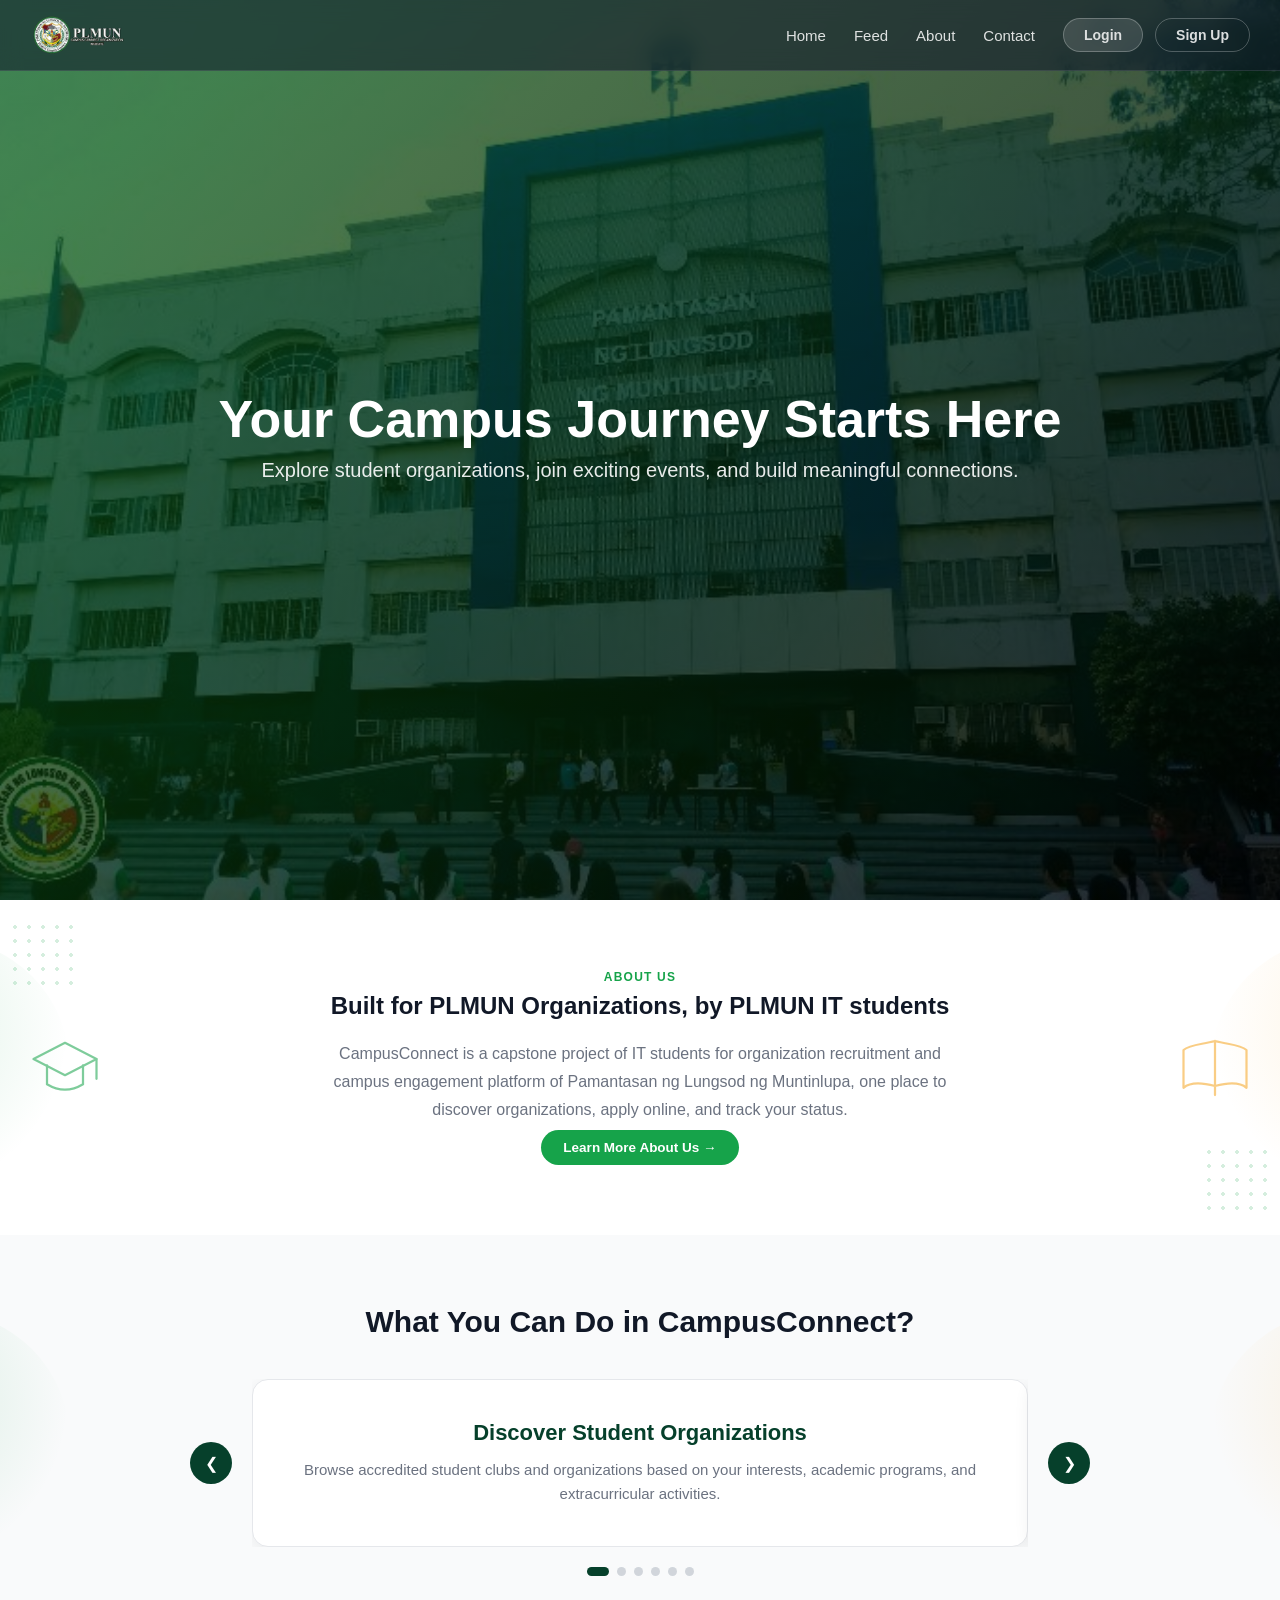
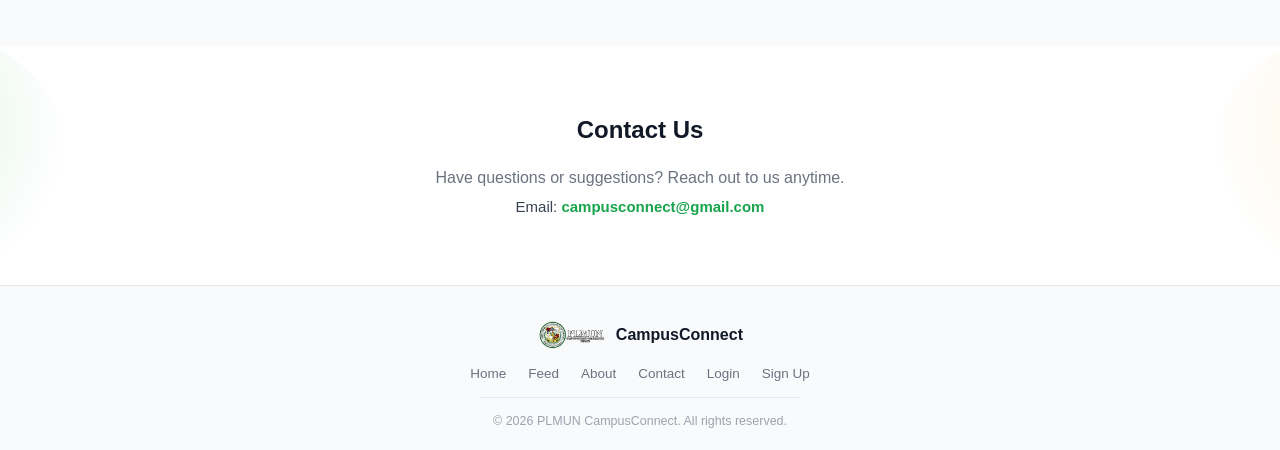
<file: index.html>
<!doctype html>
<html lang="en">
  <head>
    <meta charset="UTF-8" />
    <meta name="viewport" content="width=device-width, initial-scale=1.0" />
    <title>CAMPUS CONNECT</title>

    <link rel="icon" type="image/png" href="img/favicon.png" />
    <link rel="stylesheet" href="css/style.css" />

    <!-- RESPONSIVE FIX (kept after style.css so it overrides it) -->
    <style>
      *, *::before, *::after {
        box-sizing: border-box;
      }

      /* Stops anything from making the page wider than the screen.
         This is what caused the white gap on the right. */
      html, body {
        width: 100%;
        max-width: 100%;
        margin: 0;
        overflow-x: hidden;
        overflow-x: clip;
      }

      img, svg, video {
        max-width: 100%;
      }

      .navbar,
      .hero,
      .info-section,
      .footer {
        width: 100%;
        max-width: 100%;
        overflow-x: hidden;
        overflow-x: clip;
      }

      .feature-carousel,
      .feature-track-wrapper {
        max-width: 100%;
        overflow: hidden;
      }

      .feature-card {
        min-width: 100%;
        box-sizing: border-box;
      }

      /* TABLETS / SMALL LAPTOPS */
      @media (max-width: 1024px) {
        .hero .heading-text {
          font-size: clamp(28px, 5vw, 48px);
        }
        .hero .sub-text {
          font-size: clamp(14px, 2.2vw, 18px);
        }
        .dot-grid,
        .side-decor {
          display: none;
        }
      }

      /* PHONES */
      @media (max-width: 768px) {
        .hero {
          padding-left: 16px;
          padding-right: 16px;
        }
        .hero .heading-text {
          font-size: clamp(24px, 7vw, 36px);
          line-height: 1.2;
        }
        .info-section {
          padding-left: 16px;
          padding-right: 16px;
        }
        .info-section h1 {
          font-size: clamp(22px, 6vw, 30px);
        }
        .info-section h2 {
          font-size: clamp(20px, 5.5vw, 26px);
        }
        .contact-details,
        .contact-details a {
          word-break: break-word;
        }
        .mobile-navbar {
          max-width: calc(100% - 24px);
        }
        body {
          padding-bottom: 90px;
        }
        .footer-links {
          flex-wrap: wrap;
          justify-content: center;
          gap: 10px 18px;
        }
      }

      /* PHONES HELD SIDEWAYS */
      @media (max-height: 500px) and (orientation: landscape) {
        .hero {
          min-height: 100vh;
          height: auto;
          padding-top: 70px;
          padding-bottom: 40px;
        }
      }
    </style>
  </head>

  <body>
    <!-- NAVBAR -->
    <nav class="navbar">
      <div class="nav-logo">
        <img src="img/cclogo.png" alt="PLMUN Logo" />
      </div>

      <div class="nav-links" id="navLinks">
        <a href="#home">Home</a>
        <a href="feed.php">Feed</a>
        <a href="about.html">About</a>
        <a href="#contact">Contact</a>

        <div class="nav-buttons">
          <a href="login.php"><button class="login-btn small">Login</button></a>
          <a href="signup.php"
            ><button class="login-btn outline small">Sign Up</button></a
          >
        </div>
      </div>
    </nav>

    <!-- FLOATING MOBILE BOTTOM NAVBAR -->
    <nav class="mobile-navbar" id="mobileNavbar">
      <a href="#home" class="mnav-item active">
        <svg viewBox="0 0 24 24">
          <path d="M3 11.5 12 4l9 7.5" stroke-linecap="round" stroke-linejoin="round"/>
          <path d="M5.5 10v9a1 1 0 0 0 1 1H9v-5.5a1.5 1.5 0 0 1 1.5-1.5h3a1.5 1.5 0 0 1 1.5 1.5V20h2.5a1 1 0 0 0 1-1v-9" stroke-linecap="round" stroke-linejoin="round"/>
        </svg>
      </a>

      <a href="feed.php" class="mnav-item">
        <svg viewBox="0 0 24 24">
          <rect x="3.5" y="5" width="17" height="16" rx="2" stroke-linecap="round" stroke-linejoin="round"/>
          <path d="M8 3v4M16 3v4M3.5 10h17" stroke-linecap="round" stroke-linejoin="round"/>
        </svg>
      </a>

      <a href="signup.php" class="mnav-fab" aria-label="Sign Up">
        <svg viewBox="0 0 24 24">
          <path d="M12 5v14M5 12h14" stroke-linecap="round" stroke-linejoin="round"/>
        </svg>
      </a>

      <a href="about.html" class="mnav-item">
        <svg viewBox="0 0 24 24">
          <circle cx="11" cy="11" r="7" stroke-linecap="round" stroke-linejoin="round"/>
          <path d="M20.5 20.5 16.5 16.5" stroke-linecap="round" stroke-linejoin="round"/>
        </svg>
      </a>

      <a href="login.php" class="mnav-item">
        <svg viewBox="0 0 24 24">
          <circle cx="9" cy="8" r="3.2" stroke-linecap="round" stroke-linejoin="round"/>
          <path d="M4.5 19c.6-3 2.5-4.6 4.5-4.6S13 16 13.5 19" stroke-linecap="round" stroke-linejoin="round"/>
          <path d="M15.5 8h5M15.5 12h5M15.5 16h3" stroke-linecap="round" stroke-linejoin="round"/>
        </svg>
      </a>
    </nav>

    <!-- HERO -->
    <div class="hero" id="home">
      <div>
        <div class="heading-text">Your Campus Journey Starts Here</div>
        <div class="sub-text">
          Explore student organizations, join exciting events, and build
          meaningful connections.
        </div>
      </div>
    </div>

    <!-- ABOUT TEASER (full About/Mission/Vision content now lives on about.html) -->
    <div class="info-section about-teaser" id="about">

      <div class="dot-grid left"></div>
      <div class="side-decor left">
        <svg viewBox="0 0 100 100" fill="none">
          <path d="M15 40 L50 22 L85 40 L50 58 Z" stroke="#16a34a" stroke-width="2.5" stroke-linejoin="round"/>
          <path d="M30 47 V68 Q50 80 70 68 V47" stroke="#16a34a" stroke-width="2.5" fill="none" stroke-linecap="round"/>
          <line x1="85" y1="40" x2="85" y2="62" stroke="#16a34a" stroke-width="2.5" stroke-linecap="round"/>
        </svg>
      </div>

      <div class="dot-grid right"></div>
      <div class="side-decor right">
        <svg viewBox="0 0 100 100" fill="none">
          <path d="M50 20 V80 M50 20 C35 24 22 24 15 30 V72 C22 66 35 66 50 70 M50 20 C65 24 78 24 85 30 V72 C78 66 65 66 50 70" stroke="#f5a623" stroke-width="2.5" stroke-linejoin="round" stroke-linecap="round"/>
        </svg>
      </div>

      <span class="eyebrow">About Us</span>
      <h2>Built for PLMUN Organizations, by PLMUN IT students</h2>
      <p>
        CampusConnect is a capstone project of IT students for organization recruitment and campus engagement platform of Pamantasan ng Lungsod ng Muntinlupa, one place to discover organizations, apply online, and track your status.
      </p>
      <a href="about.html" class="about-teaser-link">Learn More About Us →</a>
    </div>

    <!--FEATURES-->
    <div class="info-section alt" id="features">
      <h1>What You Can Do in CampusConnect?</h1>

      <div class="feature-carousel">
        <button class="carousel-arrow left" id="prevFeature" aria-label="Previous">&#10094;</button>

        <div class="feature-track-wrapper">
          <div class="feature-track" id="featureTrack">
            <div class="feature-card">
              <h2>Discover Student Organizations</h2>
              <p>Browse accredited student clubs and organizations based on your interests, academic programs, and extracurricular activities.</p>
            </div>
            <div class="feature-card">
              <h2>Apply Online</h2>
              <p>Submit organization applications without the need for printed forms. Track your application status in real time.</p>
            </div>
            <div class="feature-card">
              <h2>Stay Updated</h2>
              <p>Receive announcements about recruitment periods, campus activities, seminars, workshops, competitions, and university events.</p>
            </div>
            <div class="feature-card">
              <h2>View Upcoming Events</h2>
              <p>See upcoming organization activities through an organized event calendar.</p>
            </div>
            <div class="feature-card">
              <h2>Get Notifications</h2>
              <p>Receive notifications regarding announcements, application updates, interview schedules, and event reminders.</p>
            </div>
            <div class="feature-card">
              <h2>Connect with the Community</h2>
              <p>Interact with organizations and become part of a vibrant student community that encourages collaboration and leadership.</p>
            </div>
          </div>
        </div>

        <button class="carousel-arrow right" id="nextFeature" aria-label="Next">&#10095;</button>
      </div>

      <div class="carousel-dots" id="carouselDots"></div>
    </div>

    <!-- CONTACT -->
    <div class="info-section" id="contact">
      <h2>Contact Us</h2>
      <p>Have questions or suggestions? Reach out to us anytime.</p>

      <ul class="contact-details">
        <li>Email: <a href="mailto:campusconnect@plmun.edu.ph">campusconnect@gmail.com</a></li>
      </ul>
    </div>

    <!-- FOOTER -->
    <div class="footer">
      <div class="footer-inner">
        <div class="footer-logo">
          <img src="img/cclogo.png" alt="PLMUN Logo" />
          CampusConnect
        </div>

        <div class="footer-links">
          <a href="#home">Home</a>
          <a href="feed.php">Feed</a>
          <a href="about.html">About</a>
          <a href="#contact">Contact</a>
          <a href="login.php">Login</a>
          <a href="signup.php">Sign Up</a>
        </div>

        <div class="footer-divider"></div>

        <div class="footer-bottom">© 2026 PLMUN CampusConnect. All rights reserved.</div>
      </div>
    </div>

    <script>
      // FEATURE CAROUSEL
      const featureTrack = document.getElementById("featureTrack");
      const featureCards = document.querySelectorAll(".feature-card");
      const dotsContainer = document.getElementById("carouselDots");
      let currentFeature = 0;

      featureCards.forEach((_, i) => {
        const dot = document.createElement("div");
        dot.classList.add("dot");
        if (i === 0) dot.classList.add("active");
        dot.addEventListener("click", () => goToFeature(i));
        dotsContainer.appendChild(dot);
      });

      function updateCarousel() {
        featureTrack.style.transform = `translateX(-${currentFeature * 100}%)`;
        document.querySelectorAll(".dot").forEach((dot, i) => {
          dot.classList.toggle("active", i === currentFeature);
        });
      }

      function goToFeature(index) {
        currentFeature = index;
        updateCarousel();
      }

      document.getElementById("nextFeature").addEventListener("click", () => {
        currentFeature = (currentFeature + 1) % featureCards.length;
        updateCarousel();
      });

      document.getElementById("prevFeature").addEventListener("click", () => {
        currentFeature = (currentFeature - 1 + featureCards.length) % featureCards.length;
        updateCarousel();
      });

      // MOBILE NAVBAR ACTIVE STATE
      document.querySelectorAll(".mnav-item").forEach((item) => {
        item.addEventListener("click", () => {
          document.querySelectorAll(".mnav-item").forEach((i) => i.classList.remove("active"));
          item.classList.add("active");
        });
      });
    </script>
  </body>
</html>
</file>
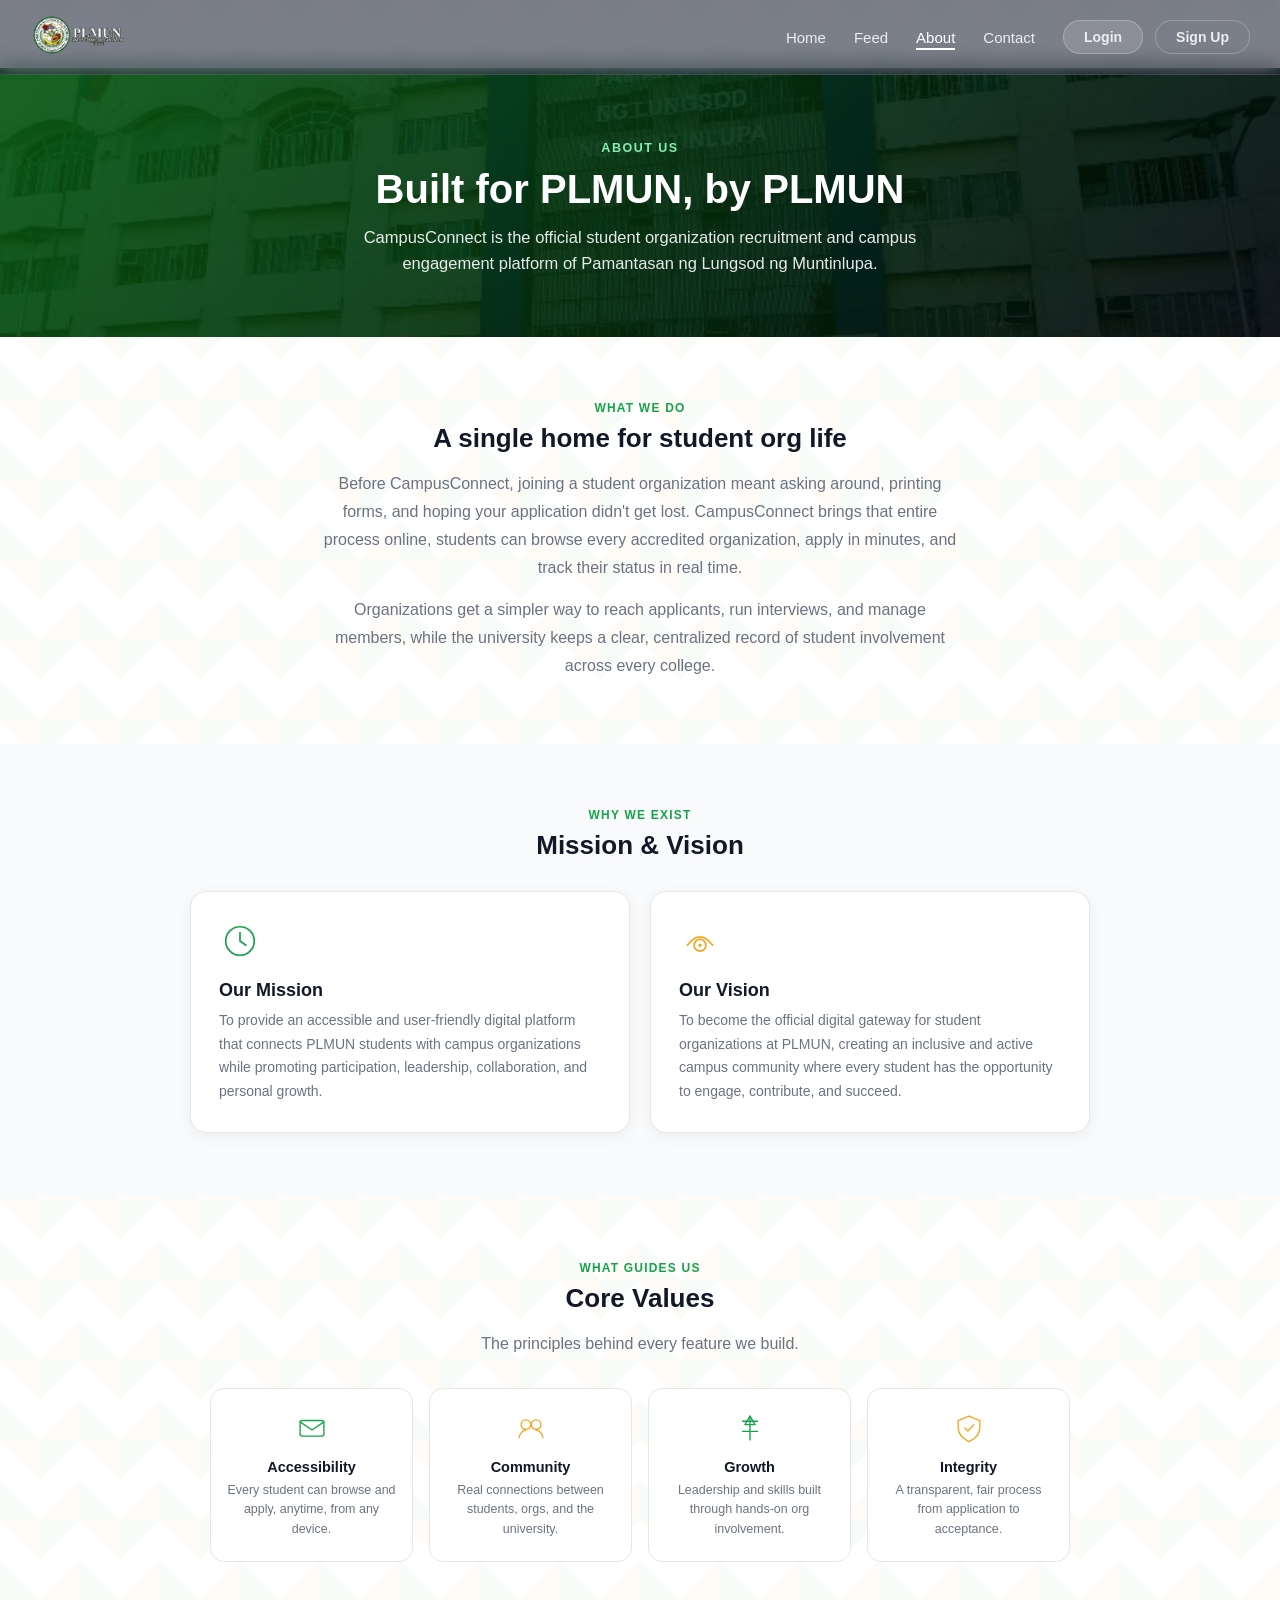
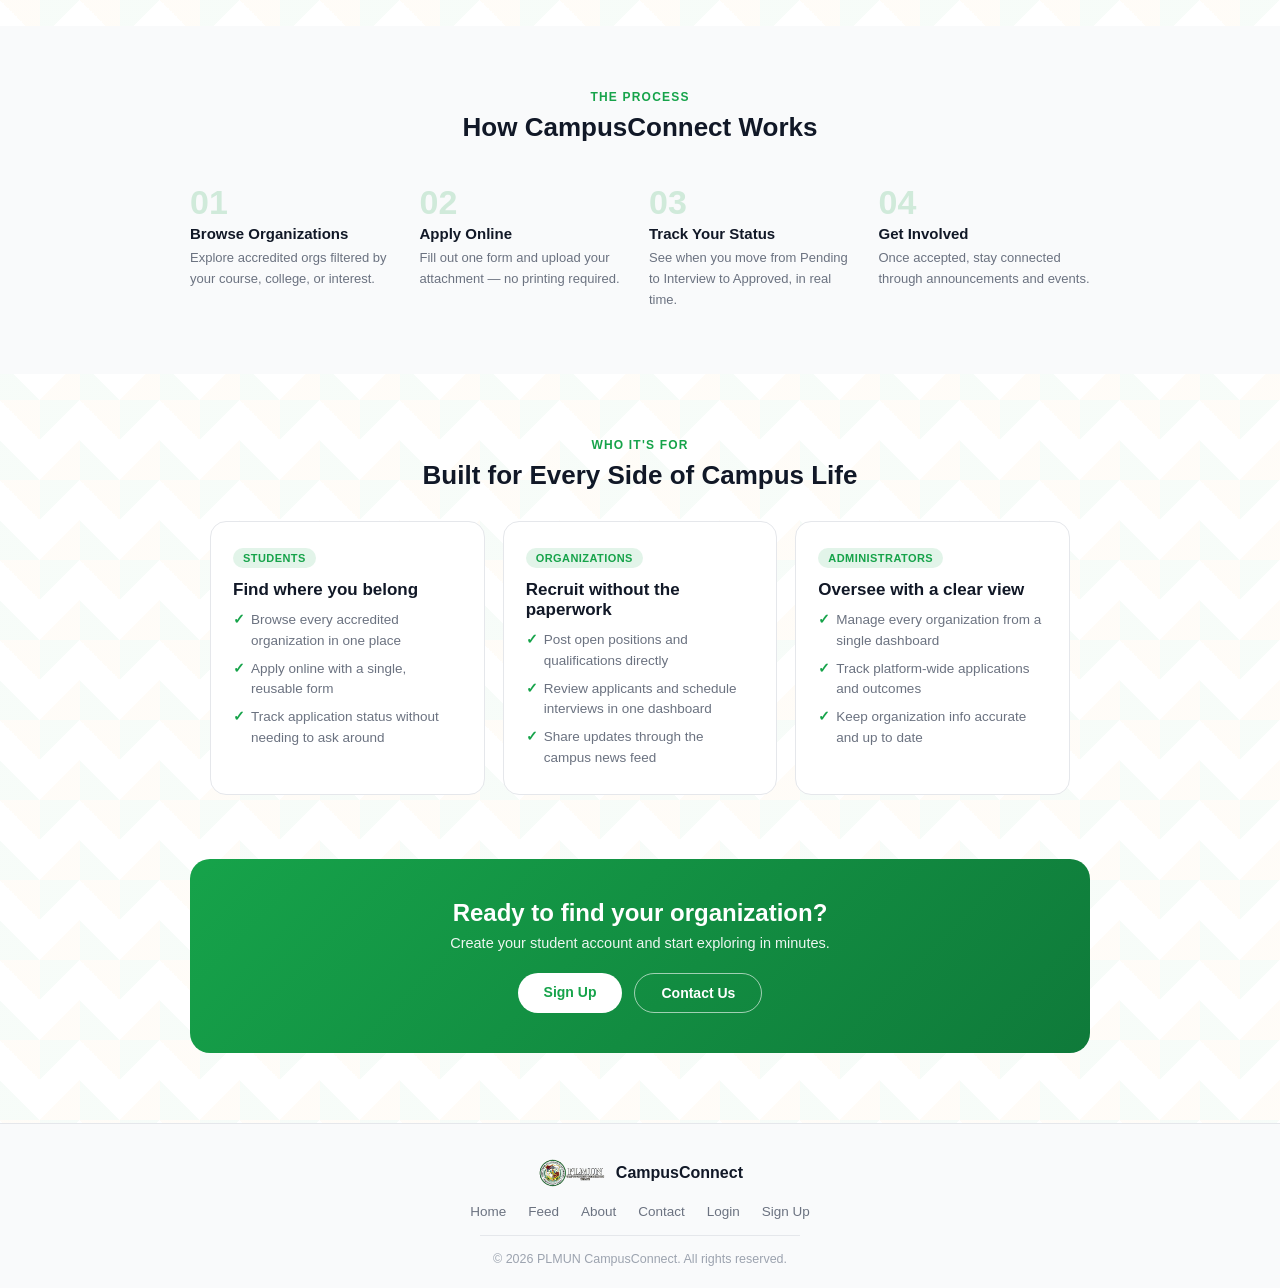
<file: about.html>
<!doctype html>
<html lang="en">

<head>
  <meta charset="UTF-8" />
  <meta name="viewport" content="width=device-width, initial-scale=1.0" />

  <title>About — CampusConnect</title>

  <link rel="icon" type="image/png" href="img/favicon.png" />

  <!-- ABOUT PAGE CSS -->
  <link rel="stylesheet" href="css/about.css" />
</head>

<body>

  <!-- ==============================
       NAVBAR
  =============================== -->
  <nav class="navbar">

    <div class="nav-logo">
      <a href="index.html">
        <img src="img/cclogo.png" alt="PLMUN Logo" />
      </a>
    </div>

    <div class="nav-links" id="navLinks">

      <a href="index.html#home">Home</a>

      <a href="feed.php">Feed</a>

      <a href="about.php" class="current">About</a>

      <a href="index.html#contact">Contact</a>

      <div class="nav-buttons">

        <a href="login.php">
          <button>Login</button>
        </a>

        <a href="signup.php">
          <button class="outline">Sign Up</button>
        </a>

      </div>

    </div>

  </nav>


  <!-- ==============================
       FLOATING MOBILE NAVBAR
  =============================== -->
  <nav class="mobile-navbar" id="mobileNavbar">

    <!-- HOME -->
    <a href="index.html#home" class="mnav-item">

      <svg viewBox="0 0 24 24">

        <path
          d="M3 11.5 12 4l9 7.5"
          stroke-linecap="round"
          stroke-linejoin="round"
        />

        <path
          d="M5.5 10v9a1 1 0 0 0 1 1H9v-5.5a1.5 1.5 0 0 1 1.5-1.5h3a1.5 1.5 0 0 1 1.5 1.5V20h2.5a1 1 0 0 0 1-1v-9"
          stroke-linecap="round"
          stroke-linejoin="round"
        />

      </svg>

    </a>


    <!-- FEED -->
    <a href="feed.php" class="mnav-item">

      <svg viewBox="0 0 24 24">

        <rect
          x="3.5"
          y="5"
          width="17"
          height="16"
          rx="2"
          stroke-linecap="round"
          stroke-linejoin="round"
        />

        <path
          d="M8 3v4M16 3v4M3.5 10h17"
          stroke-linecap="round"
          stroke-linejoin="round"
        />

      </svg>

    </a>


    <!-- SIGN UP -->
    <a
      href="signup.php"
      class="mnav-fab"
      aria-label="Sign Up"
    >

      <svg viewBox="0 0 24 24">

        <path
          d="M12 5v14M5 12h14"
          stroke-linecap="round"
          stroke-linejoin="round"
        />

      </svg>

    </a>


    <!-- ABOUT -->
    <a
      href="about.php"
      class="mnav-item active"
    >

      <svg viewBox="0 0 24 24">

        <circle
          cx="11"
          cy="11"
          r="7"
          stroke-linecap="round"
          stroke-linejoin="round"
        />

        <path
          d="M20.5 20.5 16.5 16.5"
          stroke-linecap="round"
          stroke-linejoin="round"
        />

      </svg>

    </a>


    <!-- LOGIN -->
    <a href="login.php" class="mnav-item">

      <svg viewBox="0 0 24 24">

        <circle
          cx="9"
          cy="8"
          r="3.2"
          stroke-linecap="round"
          stroke-linejoin="round"
        />

        <path
          d="M4.5 19c.6-3 2.5-4.6 4.5-4.6S13 16 13.5 19"
          stroke-linecap="round"
          stroke-linejoin="round"
        />

        <path
          d="M15.5 8h5M15.5 12h5M15.5 16h3"
          stroke-linecap="round"
          stroke-linejoin="round"
        />

      </svg>

    </a>

  </nav>


  <!-- ==============================
       PAGE HEADER
  =============================== -->
  <div class="page-header">

    <span class="eyebrow">
      About Us
    </span>

    <h1>
      Built for PLMUN, by PLMUN
    </h1>

    <p>
      CampusConnect is the official student organization recruitment
      and campus engagement platform of Pamantasan ng Lungsod ng Muntinlupa.
    </p>

  </div>


  <!-- ==============================
       WHAT IS CAMPUSCONNECT
  =============================== -->
  <div class="section">

    <span class="eyebrow">
      What We Do
    </span>

    <h2>
      A single home for student org life
    </h2>

    <p>
      Before CampusConnect, joining a student organization meant asking around,
      printing forms, and hoping your application didn't get lost.
      CampusConnect brings that entire process online, students can browse
      every accredited organization, apply in minutes, and track their status
      in real time.
    </p>

    <p>
      Organizations get a simpler way to reach applicants, run interviews,
      and manage members, while the university keeps a clear, centralized
      record of student involvement across every college.
    </p>

  </div>


  <!-- ==============================
       MISSION & VISION
  =============================== -->
  <div class="section alt">

    <div class="section-inner">

      <span class="eyebrow">
        Why We Exist
      </span>

      <h2>
        Mission &amp; Vision
      </h2>


      <div class="mv-grid">

        <!-- MISSION -->
        <div class="mv-card">

          <svg
            class="mv-icon"
            viewBox="0 0 100 100"
            fill="none"
          >

            <circle
              cx="50"
              cy="50"
              r="34"
              stroke="#16a34a"
              stroke-width="4"
            />

            <path
              d="M50 30 L50 50 L64 60"
              stroke="#16a34a"
              stroke-width="4"
              stroke-linecap="round"
              stroke-linejoin="round"
            />

          </svg>

          <h3>
            Our Mission
          </h3>

          <p>
            To provide an accessible and user-friendly digital platform
            that connects PLMUN students with campus organizations while
            promoting participation, leadership, collaboration, and personal growth.
          </p>

        </div>


        <!-- VISION -->
        <div class="mv-card">

          <svg
            class="mv-icon"
            viewBox="0 0 100 100"
            fill="none"
          >

            <path
              d="M20 60 Q50 20 80 60"
              stroke="#f5a623"
              stroke-width="4"
              fill="none"
              stroke-linecap="round"
            />

            <circle
              cx="50"
              cy="60"
              r="14"
              stroke="#f5a623"
              stroke-width="4"
            />

            <circle
              cx="50"
              cy="60"
              r="4"
              fill="#f5a623"
            />

          </svg>

          <h3>
            Our Vision
          </h3>

          <p>
            To become the official digital gateway for student organizations
            at PLMUN, creating an inclusive and active campus community where
            every student has the opportunity to engage, contribute, and succeed.
          </p>

        </div>

      </div>

    </div>

  </div>


  <!-- ==============================
       CORE VALUES
  =============================== -->
  <div class="section">

    <span class="eyebrow">
      What Guides Us
    </span>

    <h2>
      Core Values
    </h2>

    <p>
      The principles behind every feature we build.
    </p>


    <div class="values-grid">

      <!-- ACCESSIBILITY -->
      <div class="value-card">

        <svg
          class="value-icon"
          viewBox="0 0 100 100"
          fill="none"
        >

          <rect
            x="15"
            y="28"
            width="70"
            height="46"
            rx="6"
            stroke="#16a34a"
            stroke-width="4"
          />

          <path
            d="M15 32 L50 56 L85 32"
            stroke="#16a34a"
            stroke-width="4"
            stroke-linecap="round"
            stroke-linejoin="round"
          />

        </svg>

        <h4>
          Accessibility
        </h4>

        <p>
          Every student can browse and apply, anytime, from any device.
        </p>

      </div>


      <!-- COMMUNITY -->
      <div class="value-card">

        <svg
          class="value-icon"
          viewBox="0 0 100 100"
          fill="none"
        >

          <circle
            cx="35"
            cy="40"
            r="14"
            stroke="#f5a623"
            stroke-width="4"
          />

          <circle
            cx="65"
            cy="40"
            r="14"
            stroke="#f5a623"
            stroke-width="4"
          />

          <path
            d="M15 78c3-15 14-22 20-22M85 78c-3-15-14-22-20-22"
            stroke="#f5a623"
            stroke-width="4"
            stroke-linecap="round"
          />

        </svg>

        <h4>
          Community
        </h4>

        <p>
          Real connections between students, orgs, and the university.
        </p>

      </div>


      <!-- GROWTH -->
      <div class="value-card">

        <svg
          class="value-icon"
          viewBox="0 0 100 100"
          fill="none"
        >

          <path
            d="M50 15 L50 85M28 30 L72 30M28 60 L72 60"
            stroke="#16a34a"
            stroke-width="4"
            stroke-linecap="round"
          />

          <path
            d="M35 40 L50 15 L65 40Z"
            stroke="#16a34a"
            stroke-width="4"
            stroke-linejoin="round"
            fill="none"
          />

        </svg>

        <h4>
          Growth
        </h4>

        <p>
          Leadership and skills built through hands-on org involvement.
        </p>

      </div>


      <!-- INTEGRITY -->
      <div class="value-card">

        <svg
          class="value-icon"
          viewBox="0 0 100 100"
          fill="none"
        >

          <path
            d="M50 15 L82 28 V48 C82 68 68 82 50 90 C32 82 18 68 18 48 V28 Z"
            stroke="#f5a623"
            stroke-width="4"
            stroke-linejoin="round"
          />

          <path
            d="M38 50 L47 59 L64 40"
            stroke="#f5a623"
            stroke-width="4"
            stroke-linecap="round"
            stroke-linejoin="round"
          />

        </svg>

        <h4>
          Integrity
        </h4>

        <p>
          A transparent, fair process from application to acceptance.
        </p>

      </div>

    </div>

  </div>


  <!-- ==============================
       HOW IT WORKS
  =============================== -->
  <div class="section alt">

    <div class="section-inner">

      <span class="eyebrow">
        The Process
      </span>

      <h2>
        How CampusConnect Works
      </h2>


      <div class="steps">

        <div class="step">

          <div class="step-num">
            01
          </div>

          <h4>
            Browse Organizations
          </h4>

          <p>
            Explore accredited orgs filtered by your course,
            college, or interest.
          </p>

        </div>


        <div class="step">

          <div class="step-num">
            02
          </div>

          <h4>
            Apply Online
          </h4>

          <p>
            Fill out one form and upload your attachment —
            no printing required.
          </p>

        </div>


        <div class="step">

          <div class="step-num">
            03
          </div>

          <h4>
            Track Your Status
          </h4>

          <p>
            See when you move from Pending to Interview to Approved,
            in real time.
          </p>

        </div>


        <div class="step">

          <div class="step-num">
            04
          </div>

          <h4>
            Get Involved
          </h4>

          <p>
            Once accepted, stay connected through announcements and events.
          </p>

        </div>

      </div>

    </div>

  </div>


  <!-- ==============================
       WHO IT'S FOR
  =============================== -->
  <div class="section">

    <span class="eyebrow">
      Who It's For
    </span>

    <h2>
      Built for Every Side of Campus Life
    </h2>


    <div class="audience-grid">

      <!-- STUDENTS -->
      <div class="audience-card">

        <span class="tag">
          Students
        </span>

        <h3>
          Find where you belong
        </h3>

        <ul>

          <li>
            Browse every accredited organization in one place
          </li>

          <li>
            Apply online with a single, reusable form
          </li>

          <li>
            Track application status without needing to ask around
          </li>

        </ul>

      </div>


      <!-- ORGANIZATIONS -->
      <div class="audience-card">

        <span class="tag">
          Organizations
        </span>

        <h3>
          Recruit without the paperwork
        </h3>

        <ul>

          <li>
            Post open positions and qualifications directly
          </li>

          <li>
            Review applicants and schedule interviews in one dashboard
          </li>

          <li>
            Share updates through the campus news feed
          </li>

        </ul>

      </div>


      <!-- ADMINISTRATORS -->
      <div class="audience-card">

        <span class="tag">
          Administrators
        </span>

        <h3>
          Oversee with a clear view
        </h3>

        <ul>

          <li>
            Manage every organization from a single dashboard
          </li>

          <li>
            Track platform-wide applications and outcomes
          </li>

          <li>
            Keep organization info accurate and up to date
          </li>

        </ul>

      </div>

    </div>

  </div>


  <!-- ==============================
       CTA
  =============================== -->
  <div class="cta-banner">

    <h2>
      Ready to find your organization?
    </h2>

    <p>
      Create your student account and start exploring in minutes.
    </p>

    <div class="cta-buttons">

      <a
        href="signup.php"
        class="cta-btn solid"
      >
        Sign Up
      </a>

      <a
        href="index.html#contact"
        class="cta-btn outline"
      >
        Contact Us
      </a>

    </div>

  </div>


  <!-- ==============================
       FOOTER
  =============================== -->
  <div class="footer">

    <div class="footer-inner">

      <div class="footer-logo">

        <img
          src="img/cclogo.png"
          alt="PLMUN Logo"
        />

        CampusConnect

      </div>


      <div class="footer-links">

        <a href="index.html#home">
          Home
        </a>

        <a href="feed.php">
          Feed
        </a>

        <a href="about.php">
          About
        </a>

        <a href="index.html#contact">
          Contact
        </a>

        <a href="login.php">
          Login
        </a>

        <a href="signup.php">
          Sign Up
        </a>

      </div>


      <div class="footer-divider"></div>


      <div class="footer-bottom">
        © 2026 PLMUN CampusConnect. All rights reserved.
      </div>

    </div>

  </div>


  <!-- ==============================
       MOBILE NAV SCRIPT
  =============================== -->
  <script>

    document
      .querySelectorAll(".mnav-item")
      .forEach((item) => {

        item.addEventListener("click", () => {

          document
            .querySelectorAll(".mnav-item")
            .forEach((i) => {

              i.classList.remove("active");

            });

          item.classList.add("active");

        });

      });

  </script>

</body>
</html>
</file>
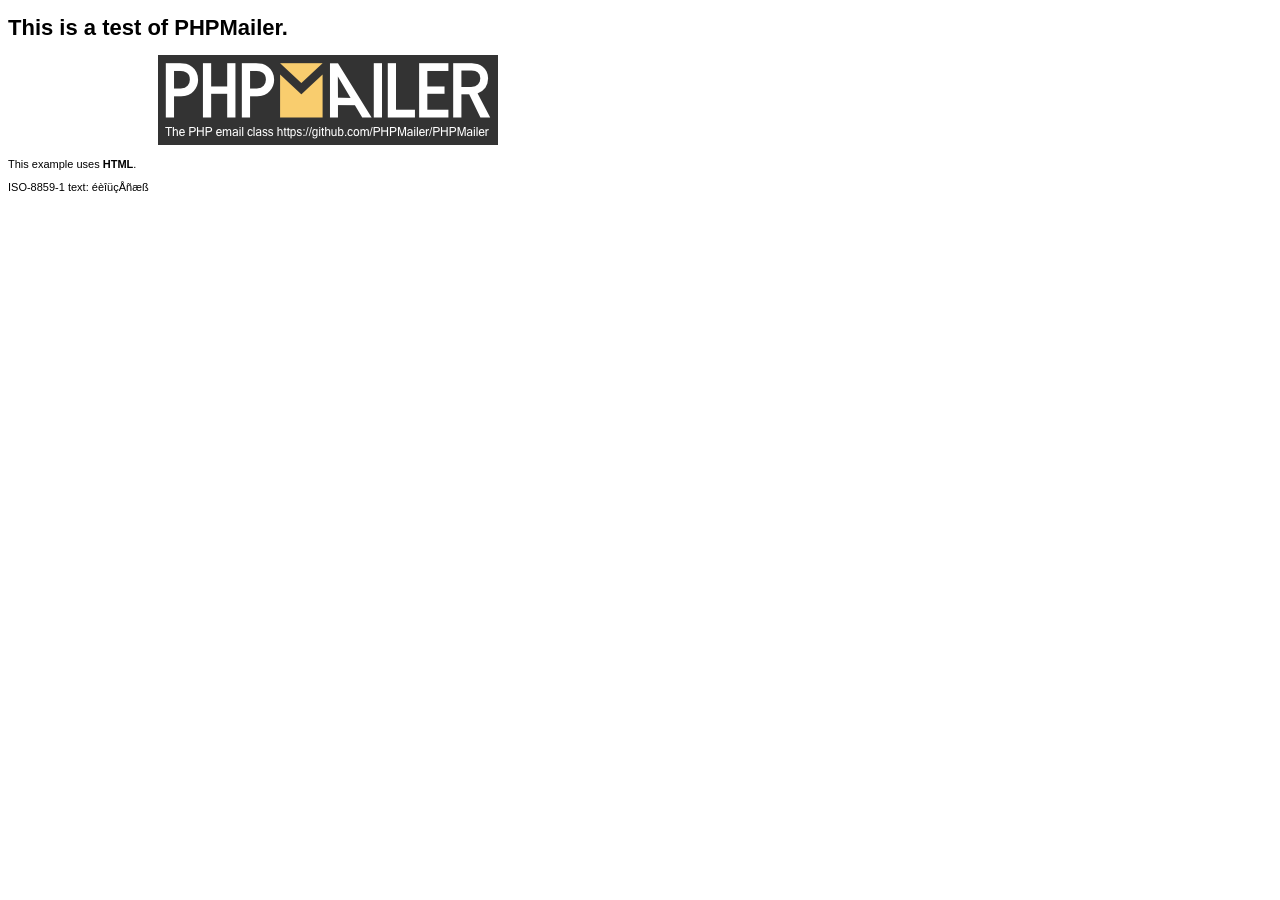
<file: vendor/phpmailer/phpmailer/examples/contents.html>
<!DOCTYPE html>
<html lang="en">
<head>
  <meta http-equiv="Content-Type" content="text/html; charset=iso-8859-1">
  <title>PHPMailer Test</title>
</head>
<body>
<div style="width: 640px; font-family: Arial, Helvetica, sans-serif; font-size: 11px;">
  <h1>This is a test of PHPMailer.</h1>
  <div align="center">
    <a href="https://github.com/PHPMailer/PHPMailer/"><img src="images/phpmailer.png" height="90" width="340" alt="PHPMailer rocks"></a>
  </div>
  <p>This example uses <strong>HTML</strong>.</p>
  <p>ISO-8859-1 text: ���������</p>
</div>
</body>
</html>
</file>
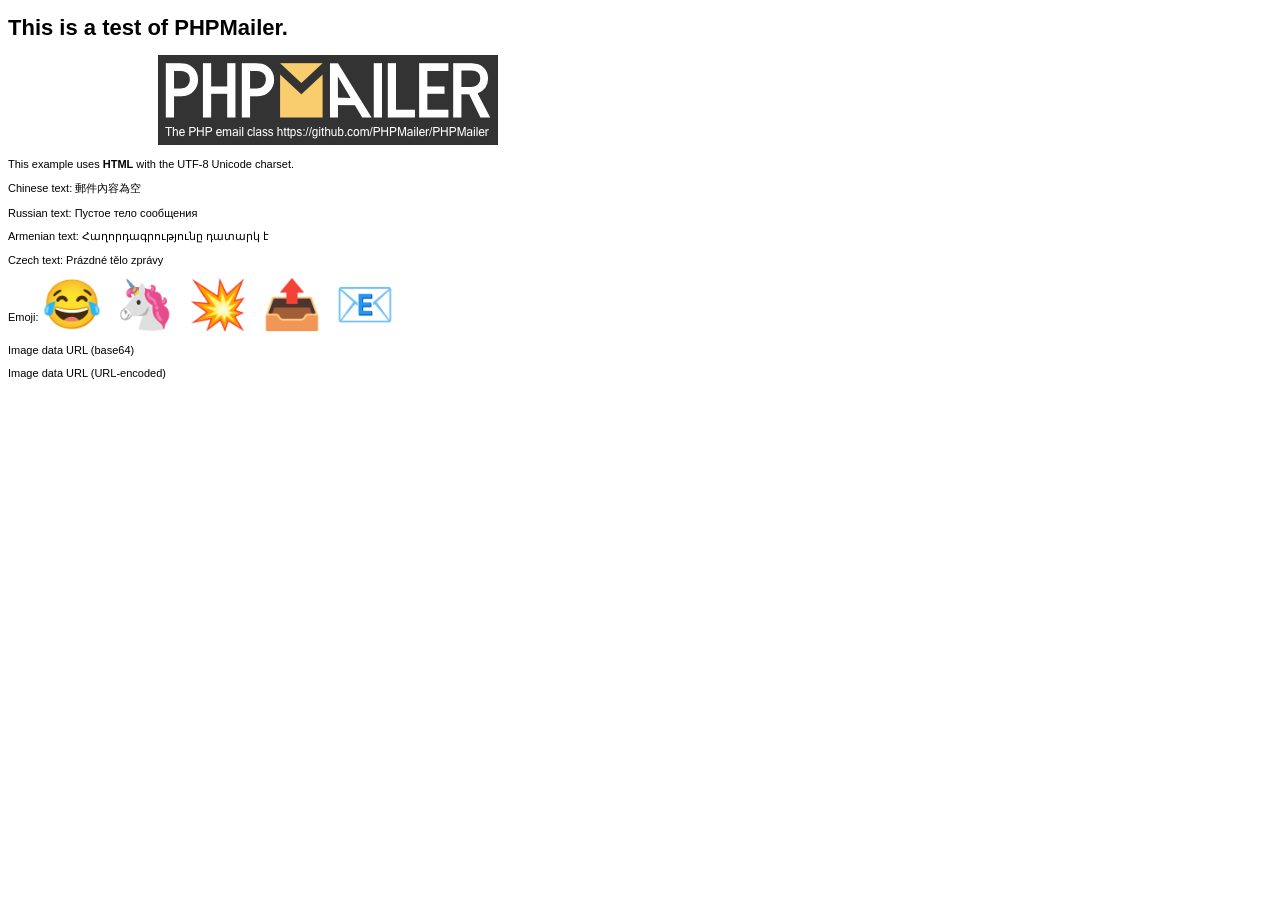
<file: vendor/phpmailer/phpmailer/examples/contentsutf8.html>
<!DOCTYPE html>
<html lang="en">
<head>
  <meta http-equiv="Content-Type" content="text/html; charset=utf-8">
  <title>PHPMailer Test</title>
</head>
<body>
<div style="width: 640px; font-family: Arial, Helvetica, sans-serif; font-size: 11px;">
  <h1>This is a test of PHPMailer.</h1>
  <div align="center">
    <a href="https://github.com/PHPMailer/PHPMailer/"><img src="images/phpmailer.png" height="90" width="340" alt="PHPMailer rocks"></a>
  </div>
  <p>This example uses <strong>HTML</strong> with the UTF-8 Unicode charset.</p>
  <p>Chinese text: 郵件內容為空</p>
  <p>Russian text: Пустое тело сообщения</p>
  <p>Armenian text: Հաղորդագրությունը դատարկ է</p>
  <p>Czech text: Prázdné tělo zprávy</p>
  <p>Emoji: <span style="font-size: 48px">😂 🦄 💥 📤 📧</span></p>
  <p>Image data URL (base64)<img src="[data-uri]" alt="#"></p>
  <p>Image data URL (URL-encoded)<img src="data:image/gif,GIF89a%01%00%01%00%00%00%00%21%F9%04%01%0A%00%01%00%2C%00%00%00%00%01%00%01%00%00%02%02L%01%00%3B" alt="#"></p>
</div>
</body>
</html>
</file>
<file: css/style.css>
* {
  box-sizing: border-box;
  margin: 0;
  padding: 0;
}

body {
  font-family: "Segoe UI", sans-serif;
  color: #111827;
  background-color: #ffffff;
  overflow-x: hidden;
}

/* BACKGRROUND GEOMETRIC PATTERNS */
body {
  background-image:
    linear-gradient(135deg, rgba(22, 163, 74, 0.035) 25%, transparent 25%),
    linear-gradient(225deg, rgba(245, 166, 35, 0.035) 25%, transparent 25%),
    linear-gradient(45deg, rgba(22, 163, 74, 0.035) 25%, transparent 25%),
    linear-gradient(315deg, rgba(245, 166, 35, 0.035) 25%, transparent 25%);
  background-position: 40px 0, 40px 0, 0 0, 0 0;
  background-size: 80px 80px;
  background-repeat: repeat;
}

html, body {
  max-width: 100%;
}

/*GEOMETRIC ZIGZAG DIVIDER*/
.geo-divider {
  height: 26px;
  width: 100%;
  background:
    linear-gradient(135deg, #16a34a 25%, transparent 25%) -13px 0,
    linear-gradient(225deg, #16a34a 25%, transparent 25%) -13px 0,
    linear-gradient(315deg, #f5a623 25%, transparent 25%),
    linear-gradient(45deg, #f5a623 25%, transparent 25%);
  background-size: 26px 26px;
  background-color: #ffffff;
  background-repeat: repeat-x;
  position: relative;
  z-index: 2;
}

.geo-divider.flip {
  transform: scaleY(-1);
}

/* NAVBAR */
.navbar {
  position: fixed;
  top: 0;
  left: 0;
  width: 100%;
  display: flex;
  justify-content: space-between;
  align-items: center;
  padding: 14px 30px;
  background: rgba(15, 23, 42, 0.55);
  backdrop-filter: blur(10px);
  border-bottom: 1px solid rgba(255, 255, 255, 0.1);
  z-index: 100;
}

.nav-logo {
  display: flex;
  align-items: center;
  gap: 10px;
}

.nav-logo img {
  height: 42px;
}

.nav-links {
  display: flex;
  align-items: center;
  gap: 28px;
}

.nav-links a {
  color: white;
  text-decoration: none;
  font-size: 15px;
  font-weight: 500;
  opacity: 0.85;
  transition: 0.25s;
  position: relative;
}

.nav-links a:hover {
  opacity: 1;
}

.nav-links a::after {
  content: "";
  position: absolute;
  left: 0;
  bottom: -4px;
  width: 0%;
  height: 2px;
  background: white;
  transition: 0.25s;
}

.nav-links a:hover::after {
  width: 100%;
}

.nav-buttons {
  display: flex;
  gap: 12px;
}

/* HIDE DESKTOP NAV LINKS ON MOBILE */
@media (max-width: 850px) {
  .navbar {
    padding: 12px 18px;
  }

  .navbar .nav-links {
    display: none;
  }

  body {
    padding-bottom: 100px;
  }
}

/* FLOATING MOBILE BOTTOM NAVBAR */
.mobile-navbar {
  display: none;
}

@media (max-width: 850px) {
  .mobile-navbar {
    display: flex;
    align-items: center;
    justify-content: space-between;
    position: fixed;
    bottom: 20px;
    left: 50%;
    transform: translateX(-50%);
    width: 90%;
    max-width: 360px;
    background: #ffffff;
    border-radius: 50px;
    padding: 10px 22px;
    box-shadow: 0 8px 24px rgba(0, 0, 0, 0.15);
    z-index: 200;
  }

  .mnav-item {
    display: flex;
    align-items: center;
    justify-content: center;
    width: 44px;
    height: 44px;
    border-radius: 50%;
    text-decoration: none;
    color: #111827;
    transition: 0.25s;
  }

  .mnav-item svg {
    width: 22px;
    height: 22px;
    stroke: #111827;
    fill: none;
    stroke-width: 2;
  }

  .mnav-item.active {
    background: #16a34a;
    box-shadow: 0 4px 10px rgba(245, 166, 35, 0.5);
  }

  .mnav-item.active svg {
    stroke: #111827;
  }

  .mnav-fab {
    display: flex;
    align-items: center;
    justify-content: center;
    width: 56px;
    height: 56px;
    border-radius: 50%;
    background: #16a34a;
    box-shadow: 0 6px 14px rgba(245, 166, 35, 0.55);
    text-decoration: none;
    margin-top: -38px;
    flex-shrink: 0;
    transition: 0.25s;
  }

  .mnav-fab svg {
    width: 24px;
    height: 24px;
    stroke: #111827;
    fill: none;
    stroke-width: 2.4;
  }

  .mnav-fab:hover {
    transform: scale(1.05);
  }
}

/* HERO */
.hero {
  height: 100vh;
  background:
    linear-gradient(135deg, rgba(10, 92, 10, 0.7), rgba(0, 0, 0, 0.8)),
    url("../img/bg.jpg") no-repeat center/cover;
  display: flex;
  justify-content: center;
  align-items: center;
  text-align: center;
  position: relative;
  color: white;
  padding: 0 20px;
}

/* TEXT */
.heading-text {
  font-size: 52px;
  font-weight: 700;
  margin-bottom: 10px;
  animation: fadeUp 1s ease;
}

.sub-text {
  font-size: 20px;
  margin-bottom: 30px;
  opacity: 0.9;
  animation: fadeUp 1.3s ease;
}

@media (max-width: 700px) {
  .heading-text {
    font-size: 34px;
  }

  .sub-text {
    font-size: 16px;
    margin-bottom: 20px;
  }
}

@media (max-width: 420px) {
  .heading-text {
    font-size: 28px;
  }
}

/* BUTTONS */
.btn-group {
  display: flex;
  gap: 15px;
  justify-content: center;
  flex-wrap: wrap;
}

.login-btn {
  padding: 12px 28px;
  border-radius: 30px;
  border: none;
  cursor: pointer;
  font-weight: bold;
  transition: 0.3s;
  backdrop-filter: blur(10px);
  background: rgba(255, 255, 255, 0.15);
  color: white;
  border: 1px solid rgba(255, 255, 255, 0.3);
}

.login-btn:hover {
  transform: translateY(-3px);
  background: rgba(255, 255, 255, 0.25);
}

.login-btn.outline {
  background: transparent;
}

.login-btn.small {
  padding: 8px 20px;
  font-size: 14px;
}

/* NEWS FEED */
.timeline-section {
  padding: 60px 20px;
  background: #ffffff;
}

.timeline-section h2 {
  text-align: center;
  margin-bottom: 30px;
  color: #111827;
}

.timeline {
  max-width: 900px;
  margin: auto;
}

/* ULTRA COMPACT CARD */
.timeline-item {
  background: #ffffff;
  border: 1px solid #e5e7eb;
  color: #111827;

  padding: 8px;
  border-radius: 10px;
  margin-bottom: 10px;
  box-shadow: 0 2px 8px rgba(0, 0, 0, 0.04);

  transition: 0.2s;
  animation: fadeUp 0.3s ease;
}

.timeline-item:hover {
  transform: translateY(-2px);
}

/*  SMALLER TEXT */
.timeline-item h4 {
  font-size: 14px;
  margin: 2px 0;
  color: #111827;
}

.timeline-item p {
  font-size: 12px;
  margin-top: 3px;
  color: #6b7280;
}

.post-date {
  font-size: 10px;
  margin-top: 4px;
  color: #9ca3af;
}

/* IMAGE (FULL + CLEAN) */
.timeline-item img {
  width: 100%;
  margin-top: 6px;
  border-radius: 8px;

  height: auto;
  object-fit: contain;

  background: #f3f4f6;
}

/* TAGS SMALLER */
.tag {
  font-size: 10px;
  padding: 3px 8px;
  border-radius: 12px;
  background: rgba(22, 163, 74, 0.12);
  color: #16a34a;
}

/* GENERIC INFO SECTION SHELL (used by About-teaser + Features + Contact) */
.info-section {
  position: relative;
  padding: 70px 20px;
  max-width: 900px;
  margin: auto;
  text-align: center;
  background: #ffffff;
  overflow: visible;
}

/* Alternate a very light band behind every other section so the
   page reads as distinct blocks instead of one long scroll */
.info-section.alt {
  max-width: 100%;
  background: #f9fafb;
}

.info-section.alt > * {
  max-width: 900px;
  margin-left: auto;
  margin-right: auto;
}

.info-section h2 {
  margin-bottom: 20px;
  color: #111827;
  position: relative;
  z-index: 1;
}

.info-section p {
  color: #6b7280;
  line-height: 1.75;
  position: relative;
  z-index: 1;
  max-width: 640px;
  margin: 0 auto 14px;
}

.info-section p:last-of-type {
  margin-bottom: 0;
}

@media (max-width: 700px) {
  .info-section {
    padding: 46px 18px;
  }

  .info-section h2 {
    font-size: 21px;
  }

  .info-section p {
    font-size: 14px;
  }
}

/* ABOUT TEASER — short blurb + link to the full About page */
.about-teaser .eyebrow {
  display: block;
  font-size: 12px;
  font-weight: 700;
  letter-spacing: 0.1em;
  text-transform: uppercase;
  color: #16a34a;
  margin-bottom: 8px;
  position: relative;
  z-index: 1;
}

.about-teaser-link {
  display: inline-flex;
  align-items: center;
  gap: 6px;
  margin-top: 6px;
  padding: 10px 22px;
  border-radius: 30px;
  background: #16a34a;
  color: white;
  text-decoration: none;
  font-weight: bold;
  font-size: 13.5px;
  position: relative;
  z-index: 1;
  transition: 0.25s;
}

.about-teaser-link:hover {
  transform: translateY(-2px);
  background: #15803d;
}

/* DECORATIVE SIDE ELEMENTS */
.info-section::before,
.info-section::after {
  content: "";
  position: absolute;
  top: 50%;
  width: 260px;
  height: 260px;
  border-radius: 50%;
  transform: translateY(-50%);
  background: radial-gradient(circle at 35% 35%, rgba(22, 163, 74, 0.14), rgba(22, 163, 74, 0) 70%);
  z-index: 0;
  pointer-events: none;
}

.info-section::before {
  left: -190px;
}

.info-section::after {
  right: -190px;
  background: radial-gradient(circle at 65% 35%, rgba(245, 166, 35, 0.14), rgba(245, 166, 35, 0) 70%);
}

.side-decor {
  position: absolute;
  top: 50%;
  transform: translateY(-50%);
  width: 90px;
  height: 90px;
  z-index: 0;
  pointer-events: none;
  opacity: 0.55;
}

.side-decor.left {
  left: 20px;
}

.side-decor.right {
  right: 20px;
}

.side-decor svg {
  width: 100%;
  height: 100%;
}

.dot-grid {
  position: absolute;
  top: 20px;
  width: 70px;
  height: 70px;
  background-image: radial-gradient(#16a34a 1.6px, transparent 1.6px);
  background-size: 14px 14px;
  opacity: 0.18;
  z-index: 0;
  pointer-events: none;
}

.dot-grid.left {
  left: 8px;
}

.dot-grid.right {
  right: 8px;
  bottom: 20px;
  top: auto;
}

@media (max-width: 900px) {
  .info-section::before,
  .info-section::after,
  .side-decor,
  .dot-grid {
    display: none;
  }
}

/* FEATURES CAROUSEL */
#features h1 {
  margin-bottom: 40px;
  color: #111827;
  font-size: 30px;
  position: relative;
  z-index: 1;
}

@media (max-width: 700px) {
  #features h1 {
    font-size: 22px;
    margin-bottom: 28px;
  }
}

.feature-carousel {
  display: flex;
  align-items: center;
  justify-content: center;
  gap: 20px;
  position: relative;
  z-index: 1;
}

.feature-track-wrapper {
  overflow: hidden;
  width: 100%;
  max-width: 500px;
}

.feature-track {
  display: flex;
  transition: transform 0.4s ease;
}

.feature-card {
  min-width: 100%;
  background: #ffffff;
  border: 1px solid #e5e7eb;
  border-radius: 16px;
  padding: 40px 30px;
  box-shadow: 0 4px 16px rgba(0, 0, 0, 0.06);
  text-align: center;
}

.feature-card h2 {
  color: #06402B;
  margin-bottom: 12px;
  font-size: 22px;
}

.feature-card p {
  color: #6b7280;
  line-height: 1.6;
  font-size: 15px;
  max-width: none;
  margin: 0;
}

.carousel-arrow {
  background: #06402B;
  color: white;
  border: none;
  width: 42px;
  height: 42px;
  border-radius: 50%;
  font-size: 16px;
  cursor: pointer;
  flex-shrink: 0;
  transition: 0.25s;
}

.carousel-arrow:hover {
  background: #06402B;
  transform: scale(1.08);
}

.carousel-dots {
  display: flex;
  justify-content: center;
  gap: 8px;
  margin-top: 20px;
  position: relative;
  z-index: 1;
}

.dot {
  width: 9px;
  height: 9px;
  border-radius: 50%;
  background: #d1d5db;
  cursor: pointer;
  transition: 0.25s;
}

.dot.active {
  background: #06402B;
  width: 22px;
  border-radius: 5px;
}

@media (max-width: 600px) {
  .feature-carousel {
    gap: 10px;
  }
  .carousel-arrow {
    width: 34px;
    height: 34px;
    font-size: 13px;
  }
  .feature-card {
    padding: 28px 18px;
  }
  .feature-card h2 {
    font-size: 18px;
  }
  .feature-card p {
    font-size: 13.5px;
  }
}

/* CONTACT — small icon row above each line */
.contact-details {
  list-style: none;
  display: flex;
  flex-direction: column;
  gap: 10px;
  align-items: center;
  margin-top: 6px;
  position: relative;
  z-index: 1;
}

.contact-details li {
  color: #374151;
  font-size: 15px;
}

.contact-details a {
  color: #16a34a;
  text-decoration: none;
  font-weight: 600;
}

.contact-details a:hover {
  text-decoration: underline;
}

@media (max-width: 700px) {
  .contact-details li {
    font-size: 13.5px;
  }
}

/* FOOTER */
.footer {
  background: #f9fafb;
  border-top: 1px solid #e5e7eb;
  padding: 34px 20px 22px;
}

.footer-inner {
  max-width: 900px;
  margin: 0 auto;
  display: flex;
  flex-direction: column;
  align-items: center;
  gap: 16px;
  text-align: center;
}

.footer-logo {
  display: flex;
  align-items: center;
  gap: 10px;
  font-weight: 700;
  font-size: 16px;
  color: #111827;
}

.footer-logo img {
  height: 30px;
}

.footer-links {
  display: flex;
  flex-wrap: wrap;
  justify-content: center;
  gap: 22px;
}

.footer-links a {
  color: #6b7280;
  text-decoration: none;
  font-size: 13.5px;
  transition: 0.2s;
}

.footer-links a:hover {
  color: #16a34a;
}

.footer-divider {
  width: 100%;
  max-width: 320px;
  height: 1px;
  background: #e5e7eb;
}

.footer-bottom {
  font-size: 12.5px;
  color: #9ca3af;
}

@media (max-width: 500px) {
  .footer {
    padding: 28px 16px 90px; 
  }

  .footer-links {
    gap: 14px 18px;
  }

  .footer-links a {
    font-size: 12.5px;
  }
}

/* ANIMATION */
@keyframes fadeUp {
  from {
    opacity: 0;
    transform: translateY(20px);
  }
  to {
    opacity: 1;
    transform: translateY(0);
  }
}
</file>
<file: css/about.css>
/*GLOBAL*/
* {
    box-sizing: border-box;
    margin: 0;
    padding: 0;
}
html,
body {
    max-width: 100%;
}

body {
    font-family: "Segoe UI", sans-serif;
    color: #111827;
    background-color: #ffffff;
    overflow-x: hidden;

    background-image:
        linear-gradient(
            135deg,
            rgba(22, 163, 74, 0.035) 25%,
            transparent 25%
        ),
        linear-gradient(
            225deg,
            rgba(245, 166, 35, 0.035) 25%,
            transparent 25%
        ),
        linear-gradient(
            45deg,
            rgba(22, 163, 74, 0.035) 25%,
            transparent 25%
        ),
        linear-gradient(
            315deg,
            rgba(245, 166, 35, 0.035) 25%,
            transparent 25%
        );

    background-position:
        40px 0,
        40px 0,
        0 0,
        0 0;

    background-size: 80px 80px;

    background-repeat: repeat;
}

/* NAVBAR */

.navbar {
    position: fixed;
    top: 0;
    left: 0;
    width: 100%;
    display: flex;
    justify-content: space-between;
    align-items: center;
    padding: 14px 30px;
    background: rgba(15, 23, 42, 0.55);
    backdrop-filter: blur(10px);
    border-bottom:
        1px solid rgba(255, 255, 255, 0.1);
    z-index: 100;
}

.nav-logo {
    display: flex;
    align-items: center;
    gap: 10px;
}

.nav-logo img {
    height: 42px;
}

.nav-links {
    display: flex;
    align-items: center;
    gap: 28px;
}

.nav-links a {
    color: #ffffff;
    text-decoration: none;
    font-size: 15px;
    font-weight: 500;
    opacity: 0.85;
    transition: 0.25s;
    position: relative;
}

.nav-links a:hover,
.nav-links a.current {
    opacity: 1;
}

.nav-links a::after {
    content: "";
    position: absolute;
    left: 0;
    bottom: -4px;
    width: 0%;
    height: 2px;
    background: #ffffff;
    transition: 0.25s;
}

.nav-links a:hover::after,
.nav-links a.current::after {
    width: 100%;
}

.nav-buttons {
    display: flex;
    gap: 12px;
}

.nav-buttons button {
    padding: 8px 20px;
    font-size: 14px;
    border-radius: 30px;
    border:
        1px solid rgba(255, 255, 255, 0.3);

    background:
        rgba(255, 255, 255, 0.15);
    color: #ffffff;
    cursor: pointer;
    font-weight: bold;
    transition: 0.3s;
}

.nav-buttons button.outline {
    background: transparent;
}

.nav-buttons button:hover {
    transform: translateY(-2px);
    background:
        rgba(255, 255, 255, 0.25);
}


/* MOBILE NAVBAR */

@media (max-width: 850px) {
    .navbar {
        padding: 12px 18px;
    }
    .navbar .nav-links {
        display: none;
    }
    body {
        padding-bottom: 100px;
    }
}


/* FLOATING MOBILE BOTTOM NAVBAR */

.mobile-navbar {
    display: none;
}

@media (max-width: 850px) {
    .mobile-navbar {
        display: flex;
        align-items: center;
        justify-content: space-between;
        position: fixed;
        bottom: 20px;
        left: 50%;
        transform: translateX(-50%);
        width: 90%;
        max-width: 360px;
        background: #ffffff;
        border-radius: 50px;
        padding: 10px 22px;
        box-shadow:
            0 8px 24px rgba(0, 0, 0, 0.15);
        z-index: 200;
    }

    .mnav-item {
        display: flex;
        align-items: center;
        justify-content: center;
        width: 44px;
        height: 44px;
        border-radius: 50%;
        text-decoration: none;
        color: #111827;
        transition: 0.25s;
    }

    .mnav-item svg {
        width: 22px;
        height: 22px;
        stroke: #111827;
        fill: none;
        stroke-width: 2;
    }

    .mnav-item.active {
        background: #16a34a;

        box-shadow:
            0 4px 10px
            rgba(245, 166, 35, 0.5);
    }

    .mnav-item.active svg {
        stroke: #111827;
    }

    .mnav-fab {
        display: flex;
        align-items: center;
        justify-content: center;
        width: 56px;
        height: 56px;
        border-radius: 50%;
        background: #16a34a;
        box-shadow:
            0 6px 14px
            rgba(245, 166, 35, 0.55);
        text-decoration: none;
        margin-top: -38px;
        flex-shrink: 0;
        transition: 0.25s;
    }

    .mnav-fab svg {
        width: 24px;
        height: 24px;
        stroke: #111827;
        fill: none;
        stroke-width: 2.4;
    }

    .mnav-fab:hover {
        transform: scale(1.05);
    }
}


/* PAGE HEADER */

.page-header {
    margin-top: 68px;
    padding: 70px 20px 60px;
    text-align: center;
    background:
        linear-gradient(
            135deg,
            rgba(10, 92, 10, 0.88),
            rgba(0, 0, 0, 0.85)
        ),
        url("../img/bg.jpg")
        no-repeat
        center/cover;
    color: #ffffff;
}

.page-header .eyebrow {
    display: inline-block;
    font-size: 12.5px;
    font-weight: 700;
    letter-spacing: 0.12em;
    text-transform: uppercase;
    color: #86efac;
    margin-bottom: 12px;
}

.page-header h1 {
    font-size: 40px;
    font-weight: 700;
    margin-bottom: 12px;
    animation: fadeUp 0.8s ease;
}

.page-header p {
    font-size: 16.5px;
    opacity: 0.9;
    max-width: 560px;
    margin: 0 auto;
    line-height: 1.6;
}

@media (max-width: 700px) {
    .page-header {
        padding: 56px 20px 46px;
    }
    .page-header h1 {
        font-size: 28px;
    }
    .page-header p {
        font-size: 14.5px;
    }
}

/* SHARED SECTION */

.section {
    position: relative;
    padding: 64px 20px;
    max-width: 900px;
    margin: auto;
    text-align: center;
}

.section.alt {
    max-width: 100%;
    background: #f9fafb;
}

.section.alt > .section-inner {
    max-width: 900px;
    margin: 0 auto;
}

.section .eyebrow {
    display: block;
    font-size: 12px;
    font-weight: 700;
    letter-spacing: 0.1em;
    text-transform: uppercase;
    color: #16a34a;
    margin-bottom: 8px;
}

.section h2 {
    font-size: 26px;
    margin-bottom: 16px;
    color: #111827;
}

.section > p,
.section-inner > p {
    color: #6b7280;
    line-height: 1.75;
    max-width: 640px;
    margin: 0 auto 14px;
}

.section > p:last-of-type,
.section-inner > p:last-of-type {
    margin-bottom: 0;
}

@media (max-width: 700px) {
    .section {
        padding: 44px 18px;
    }
    .section h2 {
        font-size: 21px;
    }
    .section > p,
    .section-inner > p {
        font-size: 14px;
    }
}


/* MISSION / VISION */

.mv-grid {
    display: grid;
    grid-template-columns: 1fr 1fr;
    gap: 20px;
    margin-top: 30px;
    text-align: left;
}

.mv-card {
    background: #ffffff;
    border: 1px solid #e5e7eb;
    border-radius: 16px;
    padding: 28px;
    box-shadow:
        0 4px 16px rgba(0, 0, 0, 0.05);
}

.mv-card .mv-icon {
    width: 42px;
    height: 42px;
    margin-bottom: 14px;
}

.mv-card h3 {
    font-size: 18px;
    margin-bottom: 8px;
    color: #111827;
}

.mv-card p {
    font-size: 14px;
    color: #6b7280;
    line-height: 1.7;
}

@media (max-width: 700px) {

    .mv-grid {
        grid-template-columns: 1fr;
    }
}


/* CORE VALUES */

.values-grid {
    display: grid;
    grid-template-columns:
        repeat(4, 1fr);
    gap: 16px;
    margin-top: 30px;
}

.value-card {
    background: #ffffff;
    border: 1px solid #e5e7eb;
    border-radius: 14px;
    padding: 22px 16px;
    text-align: center;
    transition:
        transform 0.2s ease;
}

.value-card:hover {
    transform: translateY(-3px);
}

.value-card .value-icon {
    width: 34px;
    height: 34px;
    margin: 0 auto 10px;
}

.value-card h4 {
    font-size: 14.5px;
    margin-bottom: 6px;
    color: #111827;
}

.value-card p {
    font-size: 12.5px;
    color: #6b7280;
    line-height: 1.55;
}

@media (max-width: 800px) {
    .values-grid {
        grid-template-columns: 1fr 1fr;
    }
}

@media (max-width: 460px) {
    .values-grid {
        grid-template-columns: 1fr;
    }
}


/* HOW IT WORKS */

.steps {
    display: grid;
    grid-template-columns:
        repeat(4, 1fr);
    gap: 18px;
    margin-top: 34px;
    text-align: left;
}

.step {
    position: relative;
    padding-top: 8px;
}

.step .step-num {
    font-size: 34px;
    font-weight: 800;
    color:
        rgba(22, 163, 74, 0.18);
    line-height: 1;
    margin-bottom: 6px;
}

.step h4 {
    font-size: 15px;
    margin-bottom: 6px;
    color: #111827;
}

.step p {
    font-size: 13px;
    color: #6b7280;
    line-height: 1.6;
}

@media (max-width: 800px) {
    .steps {
        grid-template-columns: 1fr 1fr;
    }
}

@media (max-width: 500px) {
    .steps {
        grid-template-columns: 1fr;
    }
}


/* AUDIENCE */

.audience-grid {
    display: grid;
    grid-template-columns:
        repeat(3, 1fr);
    gap: 18px;
    margin-top: 30px;
    text-align: left;
}

.audience-card {
    background: #ffffff;
    border: 1px solid #e5e7eb;
    border-radius: 16px;
    padding: 26px 22px;
}

.audience-card .tag {
    display: inline-block;
    font-size: 11px;
    font-weight: 700;
    letter-spacing: 0.04em;
    text-transform: uppercase;
    padding: 4px 10px;
    border-radius: 20px;
    background:
        rgba(22, 163, 74, 0.12);
    color: #16a34a;
    margin-bottom: 12px;
}

.audience-card h3 {
    font-size: 17px;
    margin-bottom: 10px;
    color: #111827;
}

.audience-card ul {
    list-style: none;
    display: flex;
    flex-direction: column;
    gap: 8px;
}

.audience-card li {
    font-size: 13.5px;
    color: #6b7280;
    line-height: 1.5;
    padding-left: 18px;
    position: relative;
}

.audience-card li::before {
    content: "✓";
    position: absolute;
    left: 0;
    color: #16a34a;
    font-weight: bold;
}

@media (max-width: 800px) {
    .audience-grid {
        grid-template-columns: 1fr;
    }
}

/* CTA BANNER */

.cta-banner {
    max-width: 900px;
    margin: 0 auto 70px;
    padding: 40px 30px;
    border-radius: 20px;
    background:
        linear-gradient(
            135deg,
            #16a34a,
            #0f7a3a
        );
    color: #ffffff;
    text-align: center;
}

.cta-banner h2 {
    font-size: 24px;
    margin-bottom: 8px;
}

.cta-banner p {
    font-size: 14.5px;
    opacity: 0.92;
    margin-bottom: 22px;
}

.cta-buttons {
    display: flex;
    gap: 12px;
    justify-content: center;
    flex-wrap: wrap;
}

.cta-btn {
    padding: 11px 26px;
    border-radius: 30px;
    text-decoration: none;
    font-weight: bold;
    font-size: 14px;
    transition: 0.25s;
}

.cta-btn.solid {
    background: #ffffff;
    color: #16a34a;
}

.cta-btn.solid:hover {
    transform: translateY(-2px);
}

.cta-btn.outline {
    background: transparent;
    border:
        1px solid
        rgba(255, 255, 255, 0.6);
    color: #ffffff;
}

.cta-btn.outline:hover {
    background:
        rgba(255, 255, 255, 0.12);
}

@media (max-width: 700px) {

    .cta-banner {
        padding: 30px 20px;
        margin-bottom: 50px;
    }

    .cta-banner h2 {
        font-size: 19px;
    }
}


/* FOOTER */

.footer {
    background: #f9fafb;
    border-top: 1px solid #e5e7eb;
    padding: 34px 20px 22px;
}

.footer-inner {
    max-width: 900px;
    margin: 0 auto;
    display: flex;
    flex-direction: column;
    align-items: center;
    gap: 16px;
    text-align: center;
}

.footer-logo {
    display: flex;
    align-items: center;
    gap: 10px;
    font-weight: 700;
    font-size: 16px;
    color: #111827;
}

.footer-logo img {
    height: 30px;
}

.footer-links {
    display: flex;
    flex-wrap: wrap;
    justify-content: center;
    gap: 22px;
}

.footer-links a {
    color: #6b7280;
    text-decoration: none;
    font-size: 13.5px;
    transition: 0.2s;
}

.footer-links a:hover {
    color: #16a34a;
}

.footer-divider {
    width: 100%;
    max-width: 320px;
    height: 1px;
    background: #e5e7eb;
}

.footer-bottom {
    font-size: 12.5px;
    color: #9ca3af;
}

@media (max-width: 500px) {

    .footer {
        padding: 28px 16px 90px;
    }

    .footer-links {
        gap: 14px 18px;
    }

    .footer-links a {
        font-size: 12.5px;
    }
}


/* ANIMATION */

@keyframes fadeUp {
    from {
        opacity: 0;
        transform: translateY(20px);
    }
    to {
        opacity: 1;
        transform: translateY(0);
    }
}
</file>
